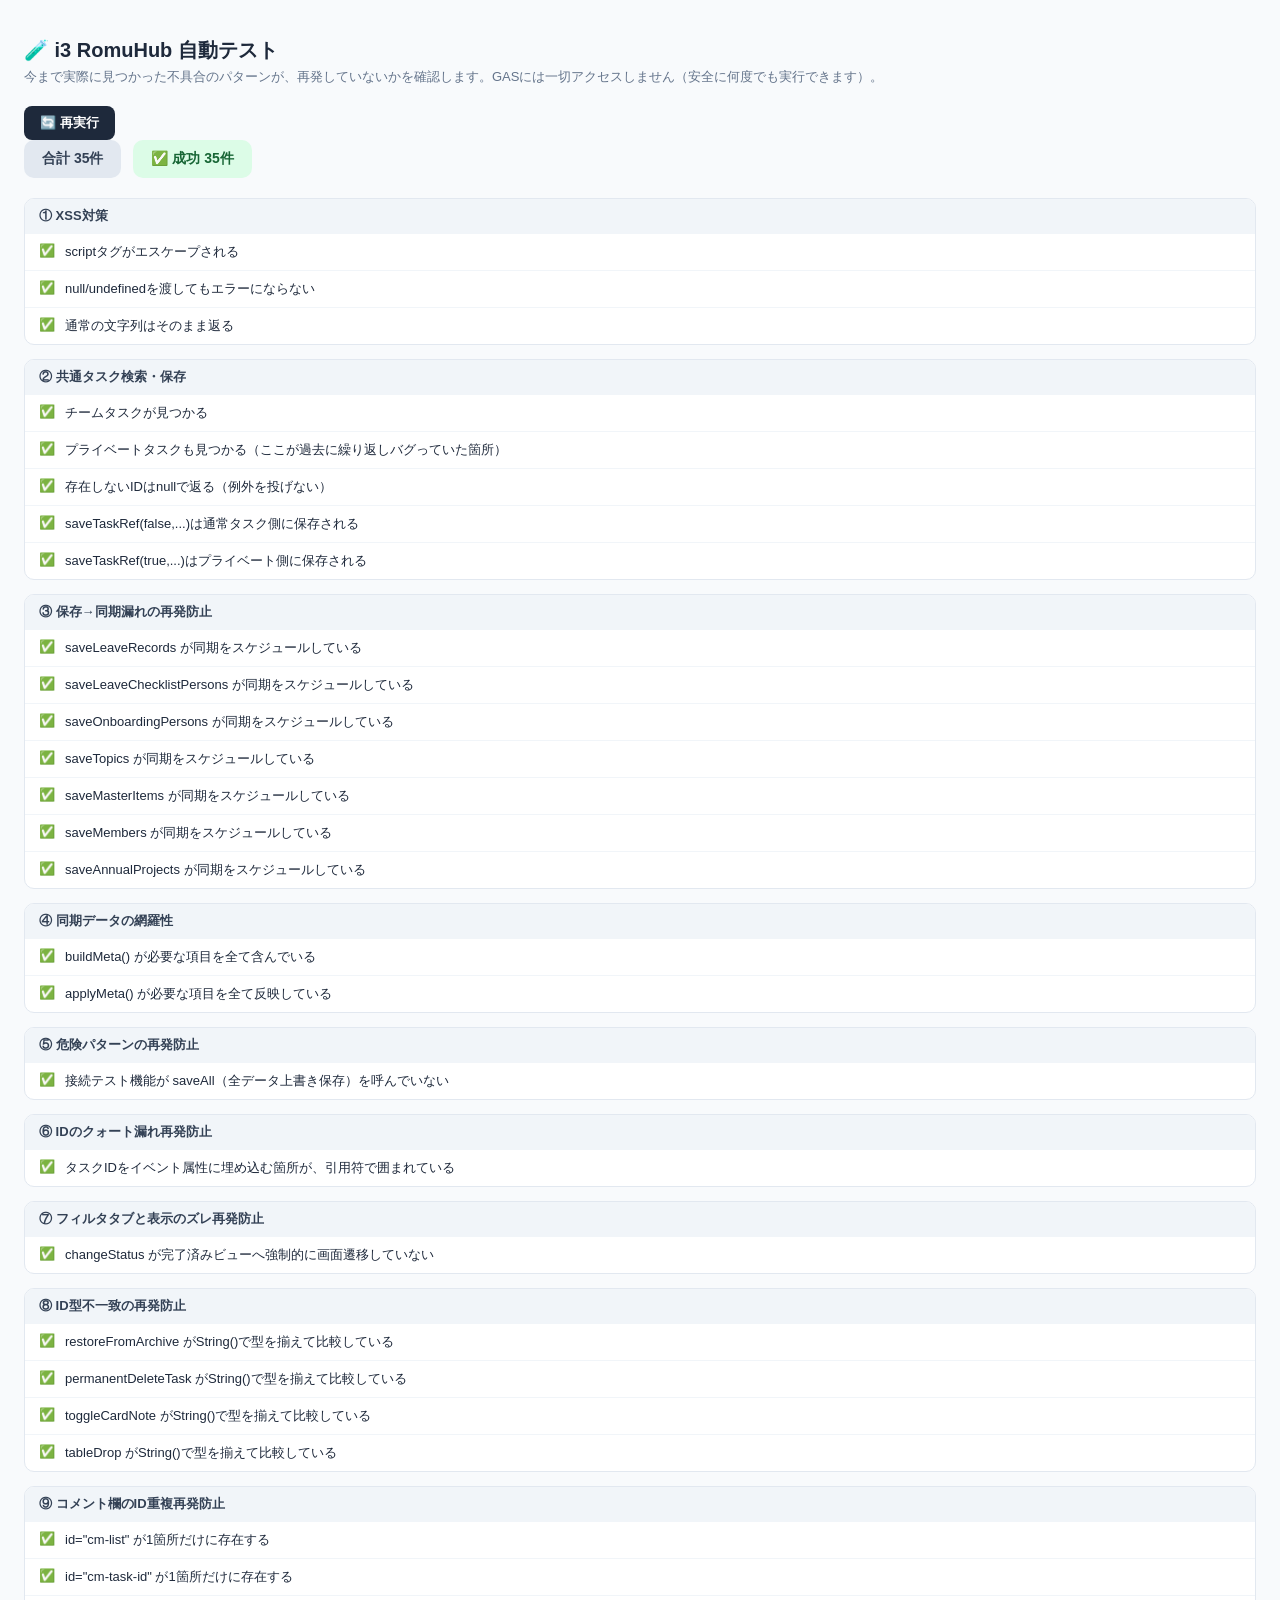
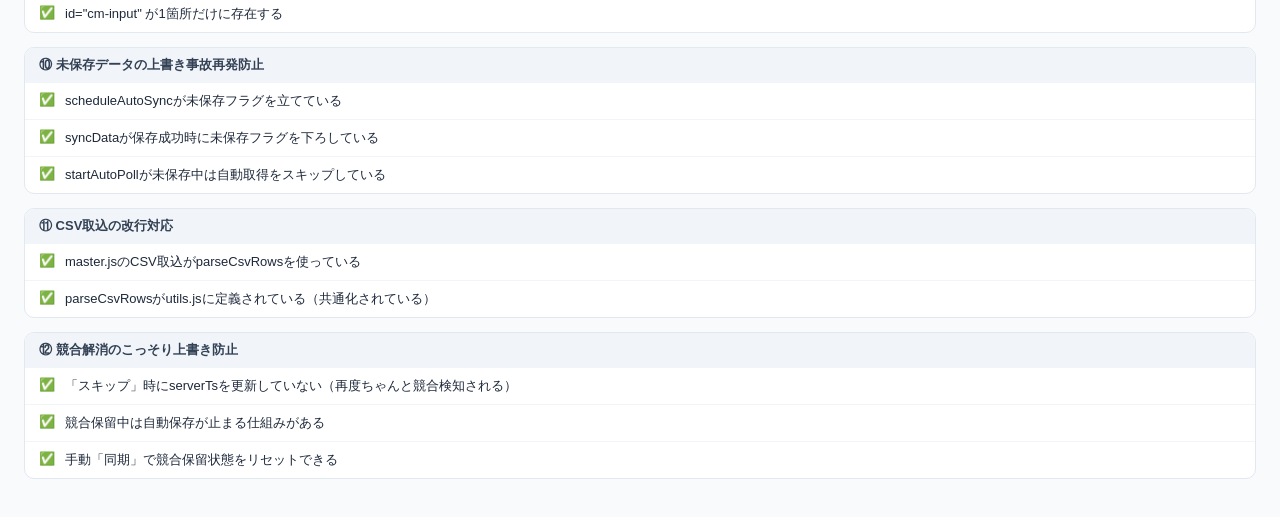
<file: tests/test-runner.html>
<!doctype html>
<html lang="ja">
<head>
<meta charset="UTF-8">
<title>i3 RomuHub 自動テスト</title>
<style>
  body{font-family:-apple-system,"Hiragino Sans",sans-serif;background:#f8fafc;margin:0;padding:24px;color:#1e293b}
  h1{font-size:20px;margin-bottom:4px}
  .sub{color:#64748b;font-size:13px;margin-bottom:20px}
  .summary{display:flex;gap:12px;margin-bottom:20px}
  .summary div{padding:10px 18px;border-radius:10px;font-weight:700;font-size:14px}
  .s-pass{background:#dcfce7;color:#166534}
  .s-fail{background:#fee2e2;color:#991b1b}
  .s-total{background:#e2e8f0;color:#334155}
  .group{background:#fff;border:1px solid #e2e8f0;border-radius:10px;margin-bottom:14px;overflow:hidden}
  .group-title{background:#f1f5f9;padding:8px 14px;font-weight:700;font-size:13px;color:#334155}
  .case{display:flex;gap:10px;align-items:flex-start;padding:9px 14px;border-top:1px solid #f1f5f9;font-size:13px}
  .ok{color:#16a34a;font-weight:700}
  .ng{color:#dc2626;font-weight:700}
  .msg{color:#64748b;font-size:12px;margin-top:2px}
  button{padding:8px 16px;border-radius:8px;border:none;background:#1e293b;color:#fff;font-weight:700;cursor:pointer;font-size:13px}
</style>
</head>
<body>
  <h1>🧪 i3 RomuHub 自動テスト</h1>
  <div class="sub">今まで実際に見つかった不具合のパターンが、再発していないかを確認します。GASには一切アクセスしません（安全に何度でも実行できます）。</div>
  <button onclick="location.reload()">🔄 再実行</button>
  <div id="summary" class="summary"></div>
  <div id="results"></div>

<script>
// ══ 超シンプルなテスト枠組み（npm等は使わず、ブラウザだけで動く） ══
const _results = [];
function test(group, name, fn){
  try{
    fn();
    _results.push({group, name, pass:true});
  }catch(e){
    _results.push({group, name, pass:false, msg: e.message});
  }
}
function assert(cond, msg){
  if(!cond) throw new Error(msg || 'assertion failed');
}

function renderResults(){
  const byGroup = {};
  _results.forEach(r=>{ (byGroup[r.group] ||= []).push(r); });
  const el = document.getElementById('results');
  el.innerHTML = Object.entries(byGroup).map(([g, items])=>`
    <div class="group">
      <div class="group-title">${g}</div>
      ${items.map(r=>`
        <div class="case">
          <span class="${r.pass?'ok':'ng'}">${r.pass?'✅':'❌'}</span>
          <div>
            <div>${r.name}</div>
            ${r.msg?`<div class="msg">${r.msg}</div>`:''}
          </div>
        </div>`).join('')}
    </div>`).join('');
  const pass = _results.filter(r=>r.pass).length;
  const fail = _results.length - pass;
  document.getElementById('summary').innerHTML = `
    <div class="s-total">合計 ${_results.length}件</div>
    <div class="s-pass">✅ 成功 ${pass}件</div>
    ${fail ? `<div class="s-fail">❌ 失敗 ${fail}件</div>` : ''}
  `;
}
</script>

<!-- ══ 実際のアプリのコードを読み込む（本番と同じファイルをそのまま使う） ══ -->
<script src="../js/config.js"></script>
<script src="../js/utils.js"></script>

<script>
// findTaskById / saveTaskRef が動くための最低限のダミーデータを用意
// （本物のDOM画面は無いので、保存・表示系の関数は呼ばず、純粋なデータ処理だけを確認する）
let currentUser = { id: 'm_test', name: 'テストユーザー' };
let tasks = [
  { id: 't1', title: 'チームタスクA', assignee: 'm_test', status: 'todo' },
];
let _privateStore = [
  { id: 'p1', title: 'プライベートタスクA', assignee: 'm_test', status: 'todo' },
];
function getPrivateTasks(){ return _privateStore; }
let _savedTeam = false, _savedPrivate = false;
function saveTasks(){ _savedTeam = true; }
function savePrivateTasks(arr){ _savedPrivate = true; _privateStore = arr; }

// ══ 1. XSS対策（escHtml）══
test('① XSS対策', 'scriptタグがエスケープされる', ()=>{
  // HTMLパーサーに誤認識されないよう、閉じタグの文字列を分割して組み立てる
  const dangerous = '<' + 'script>alert(1)<' + '/script>';
  const out = escHtml(dangerous);
  assert(!out.includes('<' + 'script>'), '生のscriptタグが残っている: ' + out);
});
test('① XSS対策', 'null/undefinedを渡してもエラーにならない', ()=>{
  assert(escHtml(null) === '', 'nullの扱いが想定と違う');
  assert(escHtml(undefined) === '', 'undefinedの扱いが想定と違う');
});
test('① XSS対策', '通常の文字列はそのまま返る', ()=>{
  assert(escHtml('こんにちは') === 'こんにちは', '通常文字列が変化している');
});

// ══ 2. findTaskById / saveTaskRef（プライベートタスク対応漏れの再発防止）══
test('② 共通タスク検索・保存', 'チームタスクが見つかる', ()=>{
  const { task, isPriv } = findTaskById('t1');
  assert(task && task.title === 'チームタスクA', 'チームタスクが見つからない');
  assert(isPriv === false, 'チームタスクなのにisPrivがtrueになっている');
});
test('② 共通タスク検索・保存', 'プライベートタスクも見つかる（ここが過去に繰り返しバグっていた箇所）', ()=>{
  const { task, isPriv } = findTaskById('p1');
  assert(task && task.title === 'プライベートタスクA', 'プライベートタスクが見つからない');
  assert(isPriv === true, 'プライベートタスクなのにisPrivがfalseになっている');
});
test('② 共通タスク検索・保存', '存在しないIDはnullで返る（例外を投げない）', ()=>{
  const { task } = findTaskById('not-exist');
  assert(task === undefined, '存在しないタスクなのに何か返ってきている');
});
test('② 共通タスク検索・保存', 'saveTaskRef(false,...)は通常タスク側に保存される', ()=>{
  _savedTeam = false; _savedPrivate = false;
  saveTaskRef(false, []);
  assert(_savedTeam === true, 'saveTasks()が呼ばれていない');
  assert(_savedPrivate === false, 'プライベート側が誤って呼ばれている');
});
test('② 共通タスク検索・保存', 'saveTaskRef(true,...)はプライベート側に保存される', ()=>{
  _savedTeam = false; _savedPrivate = false;
  saveTaskRef(true, []);
  assert(_savedPrivate === true, 'savePrivateTasks()が呼ばれていない');
  assert(_savedTeam === false, 'チーム側が誤って呼ばれている');
});
</script>

<!-- ══ 3. 「保存したのに同期されない」の再発防止（ソースコードの中身を直接チェック） ══ -->
<script>
async function fetchText(path){
  const res = await fetch(path);
  if(!res.ok) throw new Error(`${path} が取得できません（${res.status}）。このテストページをGitHub Pages上で開いているか確認してください`);
  return res.text();
}

// 「保存関数の中でscheduleAutoSync()を呼んでいるか」を、ソースコードの文字列として検査する。
// 実際に関数を実行するわけではないので、DOM無しの環境でも安全に確認できる。
function assertHasSyncCall(src, funcName){
  // 1行で書かれた関数（例: function saveMembers(){...}）にも対応するため、
  // 改行の有無を前提にせず、最初に出てくる「}」までを関数本体とみなす
  // （対象の関数はいずれも内部に入れ子の{}を持たない単純な関数のため、この簡易判定で十分）
  const re = new RegExp(`function\\s+${funcName}\\s*\\([^)]*\\)\\s*\\{([\\s\\S]*?)\\}`);
  const m = src.match(re);
  assert(m, `${funcName} という関数が見つかりません（ファイル構成が変わった可能性）`);
  assert(m[1].includes('scheduleAutoSync'), `${funcName} の中で scheduleAutoSync() が呼ばれていません（＝保存してもサーバーに同期されないバグの再発）`);
}

(async () => {
  try {
    const leave = await fetchText('../js/leave.js');
    test('③ 保存→同期漏れの再発防止', 'saveLeaveRecords が同期をスケジュールしている', ()=>assertHasSyncCall(leave, 'saveLeaveRecords'));
    test('③ 保存→同期漏れの再発防止', 'saveLeaveChecklistPersons が同期をスケジュールしている', ()=>assertHasSyncCall(leave, 'saveLeaveChecklistPersons'));
  } catch(e){ test('③ 保存→同期漏れの再発防止', 'leave.js の読み込み', ()=>{ throw e; }); }

  try {
    const ob = await fetchText('../js/onboarding.js');
    test('③ 保存→同期漏れの再発防止', 'saveOnboardingPersons が同期をスケジュールしている', ()=>assertHasSyncCall(ob, 'saveOnboardingPersons'));
  } catch(e){ test('③ 保存→同期漏れの再発防止', 'onboarding.js の読み込み', ()=>{ throw e; }); }

  try {
    const topics = await fetchText('../js/topics.js');
    test('③ 保存→同期漏れの再発防止', 'saveTopics が同期をスケジュールしている', ()=>assertHasSyncCall(topics, 'saveTopics'));
  } catch(e){ test('③ 保存→同期漏れの再発防止', 'topics.js の読み込み', ()=>{ throw e; }); }

  try {
    const master = await fetchText('../js/master.js');
    test('③ 保存→同期漏れの再発防止', 'saveMasterItems が同期をスケジュールしている', ()=>assertHasSyncCall(master, 'saveMasterItems'));
  } catch(e){ test('③ 保存→同期漏れの再発防止', 'master.js の読み込み', ()=>{ throw e; }); }

  try {
    const members = await fetchText('../js/members.js');
    test('③ 保存→同期漏れの再発防止', 'saveMembers が同期をスケジュールしている', ()=>assertHasSyncCall(members, 'saveMembers'));
  } catch(e){ test('③ 保存→同期漏れの再発防止', 'members.js の読み込み', ()=>{ throw e; }); }

  try {
    const annual = await fetchText('../js/annual.js');
    test('③ 保存→同期漏れの再発防止', 'saveAnnualProjects が同期をスケジュールしている', ()=>assertHasSyncCall(annual, 'saveAnnualProjects'));
  } catch(e){ test('③ 保存→同期漏れの再発防止', 'annual.js の読み込み', ()=>{ throw e; }); }

  // ══ 4. buildMeta/applyMeta に、同期すべき項目が揃っているか ══
  try {
    const html = await fetchText('../index.html');
    const requiredKeys = ['links','docs','templates','logs','activityLogs','masterItems'];
    test('④ 同期データの網羅性', 'buildMeta() が必要な項目を全て含んでいる', ()=>{
      const m = html.match(/function buildMeta\(\)\{([\s\S]*?)\n\}/);
      assert(m, 'buildMeta関数が見つかりません');
      requiredKeys.forEach(k=>{
        assert(m[1].includes(k+':') || m[1].includes(k+' :'), `buildMeta() に "${k}" が含まれていません（＝その項目は他端末と共有されない）`);
      });
    });
    test('④ 同期データの網羅性', 'applyMeta() が必要な項目を全て反映している', ()=>{
      // 関数の終わりを正確に求めるのは壊れやすいため、開始位置から十分な範囲（3000文字）を見て判定する簡易チェック
      const idx = html.indexOf('function applyMeta(meta)');
      assert(idx >= 0, 'applyMeta関数が見つかりません');
      const body = html.slice(idx, idx+3000);
      requiredKeys.forEach(k=>{
        assert(body.includes('meta.'+k), `applyMeta() が "${k}" を反映していません`);
      });
    });
  } catch(e){ test('④ 同期データの網羅性', 'index.html の読み込み', ()=>{ throw e; }); }

  try {
    const admin = await fetchText('../js/admin.js');
    test('⑤ 危険パターンの再発防止', '接続テスト機能が saveAll（全データ上書き保存）を呼んでいない', ()=>{
      const m = admin.match(/function testSyncMinimal\(\)\{([\s\S]*?)\n\}/);
      if(m){
        assert(!m[1].includes("'saveAll'") && !m[1].includes('"saveAll"'), 'testSyncMinimal が saveAll を呼んでいます。本番データを上書きする重大なバグが復活している可能性があります！');
      }
    });
  } catch(e){ test('⑤ 危険パターンの再発防止', 'admin.js の読み込み', ()=>{ throw e; }); }

  try {
    const tasksjs = await fetchText('../js/tasks.js');
    test('⑥ IDのクォート漏れ再発防止', 'タスクIDをイベント属性に埋め込む箇所が、引用符で囲まれている', ()=>{
      const re = /on(?:click|change|dblclick|keydown|dragstart|dragover|drop|dragend)="([^"]*\$\{[\w.]*\.id\}[^"]*)"/g;
      let m, bad = [];
      while((m = re.exec(tasksjs))){
        if(!/'\$\{[\w.]*\.id\}'/.test(m[1])) bad.push(m[1].slice(0,60));
      }
      assert(bad.length===0, `引用符のないID埋め込みが${bad.length}件見つかりました（文字列IDのタスクでエラーになります）: ${bad.slice(0,3).join(' / ')}`);
    });
  } catch(e){ test('⑥ IDのクォート漏れ再発防止', 'tasks.js の読み込み', ()=>{ throw e; }); }

  try {
    const tasksjs2 = await fetchText('../js/tasks.js');
    test('⑦ フィルタタブと表示のズレ再発防止', 'changeStatus が完了済みビューへ強制的に画面遷移していない', ()=>{
      const idx = tasksjs2.indexOf('function changeStatus(');
      assert(idx >= 0, 'changeStatus関数が見つかりません');
      const body = tasksjs2.slice(idx, idx+2500);
      assert(!body.includes("setView('done')") && !body.includes('setView("done")'),
        'changeStatus が setView(\'done\') を呼んでいます。「未着手タブを見ているのに完了タスクが表示される」不具合が再発している可能性があります');
    });
  } catch(e){ test('⑦ フィルタタブと表示のズレ再発防止', 'tasks.js の読み込み', ()=>{ throw e; }); }

  // ⑧ ID型不一致の再発防止（数値IDと文字列IDが混在しても動くか）
  try {
    const tasksjs3 = await fetchText('../js/tasks.js');
    const idStrictFuncs = ['restoreFromArchive','permanentDeleteTask','toggleCardNote','tableDrop'];
    idStrictFuncs.forEach(fn => {
      test('⑧ ID型不一致の再発防止', `${fn} がString()で型を揃えて比較している`, ()=>{
        const idx = tasksjs3.indexOf(`function ${fn}(`);
        assert(idx >= 0, `${fn}関数が見つかりません`);
        const body = tasksjs3.slice(idx, idx+600);
        const hasRawCompare = /[^(]\.id\s*===?\s*(?!.*String)\w+Id\b/.test(body) && !body.includes('String(');
        assert(!hasRawCompare || body.includes('String('), `${fn} がString()を使わず直接比較している可能性があります（新規タスクのIDが数値のままだと操作が効かなくなるバグの再発）`);
      });
    });
  } catch(e){ test('⑧ ID型不一致の再発防止', 'tasks.js の読み込み', ()=>{ throw e; }); }

  // ⑨ コメント欄のID重複再発防止
  try {
    const html2 = await fetchText('../index.html');
    ['cm-list','cm-task-id','cm-input'].forEach(id=>{
      test('⑨ コメント欄のID重複再発防止', `id="${id}" が1箇所だけに存在する`, ()=>{
        const count = (html2.match(new RegExp(`id="${id}"`,'g'))||[]).length;
        assert(count === 1, `id="${id}" が${count}箇所あります（重複すると、見えない方にコメントが書き込まれる不具合が再発します）`);
      });
    });
  } catch(e){ test('⑨ コメント欄のID重複再発防止', 'index.html の読み込み', ()=>{ throw e; }); }

  // ⑩ 保存失敗中に自動取得で上書きしてしまう事故の再発防止
  try {
    const syncjs = await fetchText('../js/sync.js');
    test('⑩ 未保存データの上書き事故再発防止', 'scheduleAutoSyncが未保存フラグを立てている', ()=>{
      const idx = syncjs.indexOf('function scheduleAutoSync(');
      assert(idx >= 0, 'scheduleAutoSync関数が見つかりません');
      assert(syncjs.slice(idx, idx+400).includes('_hasUnsavedChanges = true'), 'scheduleAutoSync内で_hasUnsavedChangesがtrueに設定されていません');
    });
    test('⑩ 未保存データの上書き事故再発防止', 'syncDataが保存成功時に未保存フラグを下ろしている', ()=>{
      assert(syncjs.includes('_hasUnsavedChanges = false'), 'syncData内で_hasUnsavedChangesをfalseに戻す処理が見つかりません');
    });
    test('⑩ 未保存データの上書き事故再発防止', 'startAutoPollが未保存中は自動取得をスキップしている', ()=>{
      const idx = syncjs.indexOf('function startAutoPoll(');
      assert(idx >= 0, 'startAutoPoll関数が見つかりません');
      assert(syncjs.slice(idx, idx+600).includes('_hasUnsavedChanges'), 'startAutoPoll内で_hasUnsavedChangesのチェックが見つかりません');
    });
  } catch(e){ test('⑩ 未保存データの上書き事故再発防止', 'sync.js の読み込み', ()=>{ throw e; }); }

  // ⑪ CSV取込の改行対応（セル内改行で行がズレる不具合の再発防止）
  try {
    const masterjs = await fetchText('../js/master.js');
    test('⑪ CSV取込の改行対応', 'master.jsのCSV取込がparseCsvRowsを使っている', ()=>{
      assert(masterjs.includes('parseCsvRows('), 'parseCsvRows（改行対応の解析）が使われていません。単純な改行分割に戻っている可能性があります');
    });
  } catch(e){ test('⑪ CSV取込の改行対応', 'master.js の読み込み', ()=>{ throw e; }); }
  try {
    const utilsjs = await fetchText('../js/utils.js');
    test('⑪ CSV取込の改行対応', 'parseCsvRowsがutils.jsに定義されている（共通化されている）', ()=>{
      assert(utilsjs.includes('function parseCsvRows('), 'parseCsvRows関数がutils.jsに見つかりません');
    });
  } catch(e){ test('⑪ CSV取込の改行対応', 'utils.js の読み込み', ()=>{ throw e; }); }

  // ⑫ 競合解消時のこっそり上書き事故の再発防止
  try {
    const syncjs2 = await fetchText('../js/sync.js');
    test('⑫ 競合解消のこっそり上書き防止', '「スキップ」時にserverTsを更新していない（再度ちゃんと競合検知される）', ()=>{
      const idx = syncjs2.indexOf("saveData.error === 'conflict'");
      assert(idx >= 0, '競合判定の処理が見つかりません');
      const body = syncjs2.slice(idx, idx+1400);
      const elseIdx = body.indexOf('} else {');
      assert(elseIdx >= 0, '「スキップ」側の処理（elseブロック）が見つかりません');
      const skipBody = body.slice(elseIdx, elseIdx+500);
      assert(!skipBody.includes('_serverTs = saveData.serverTs'), 'スキップ時にserverTsを更新しています。次回保存時に相手の変更をこっそり上書きしてしまう不具合が再発している可能性があります');
    });
    test('⑫ 競合解消のこっそり上書き防止', '競合保留中は自動保存が止まる仕組みがある', ()=>{
      assert(syncjs2.includes('_conflictPending'), '_conflictPending の仕組みが見つかりません');
      const idx = syncjs2.indexOf('async function _doUpload(');
      assert(idx >= 0, '_doUpload関数が見つかりません');
      assert(syncjs2.slice(idx, idx+500).includes('_conflictPending'), '_doUpload内で_conflictPendingのチェックが見つかりません');
    });
    test('⑫ 競合解消のこっそり上書き防止', '手動「同期」で競合保留状態をリセットできる', ()=>{
      const idx = syncjs2.indexOf('async function syncData(');
      assert(idx >= 0, 'syncData関数が見つかりません');
      assert(syncjs2.slice(idx, idx+400).includes('_conflictPending = false'), 'syncData冒頭で_conflictPendingをリセットする処理が見つかりません');
    });
  } catch(e){ test('⑫ 競合解消のこっそり上書き防止', 'sync.js の読み込み', ()=>{ throw e; }); }

  renderResults();
})();
</script>
</body>
</html>
</file>
